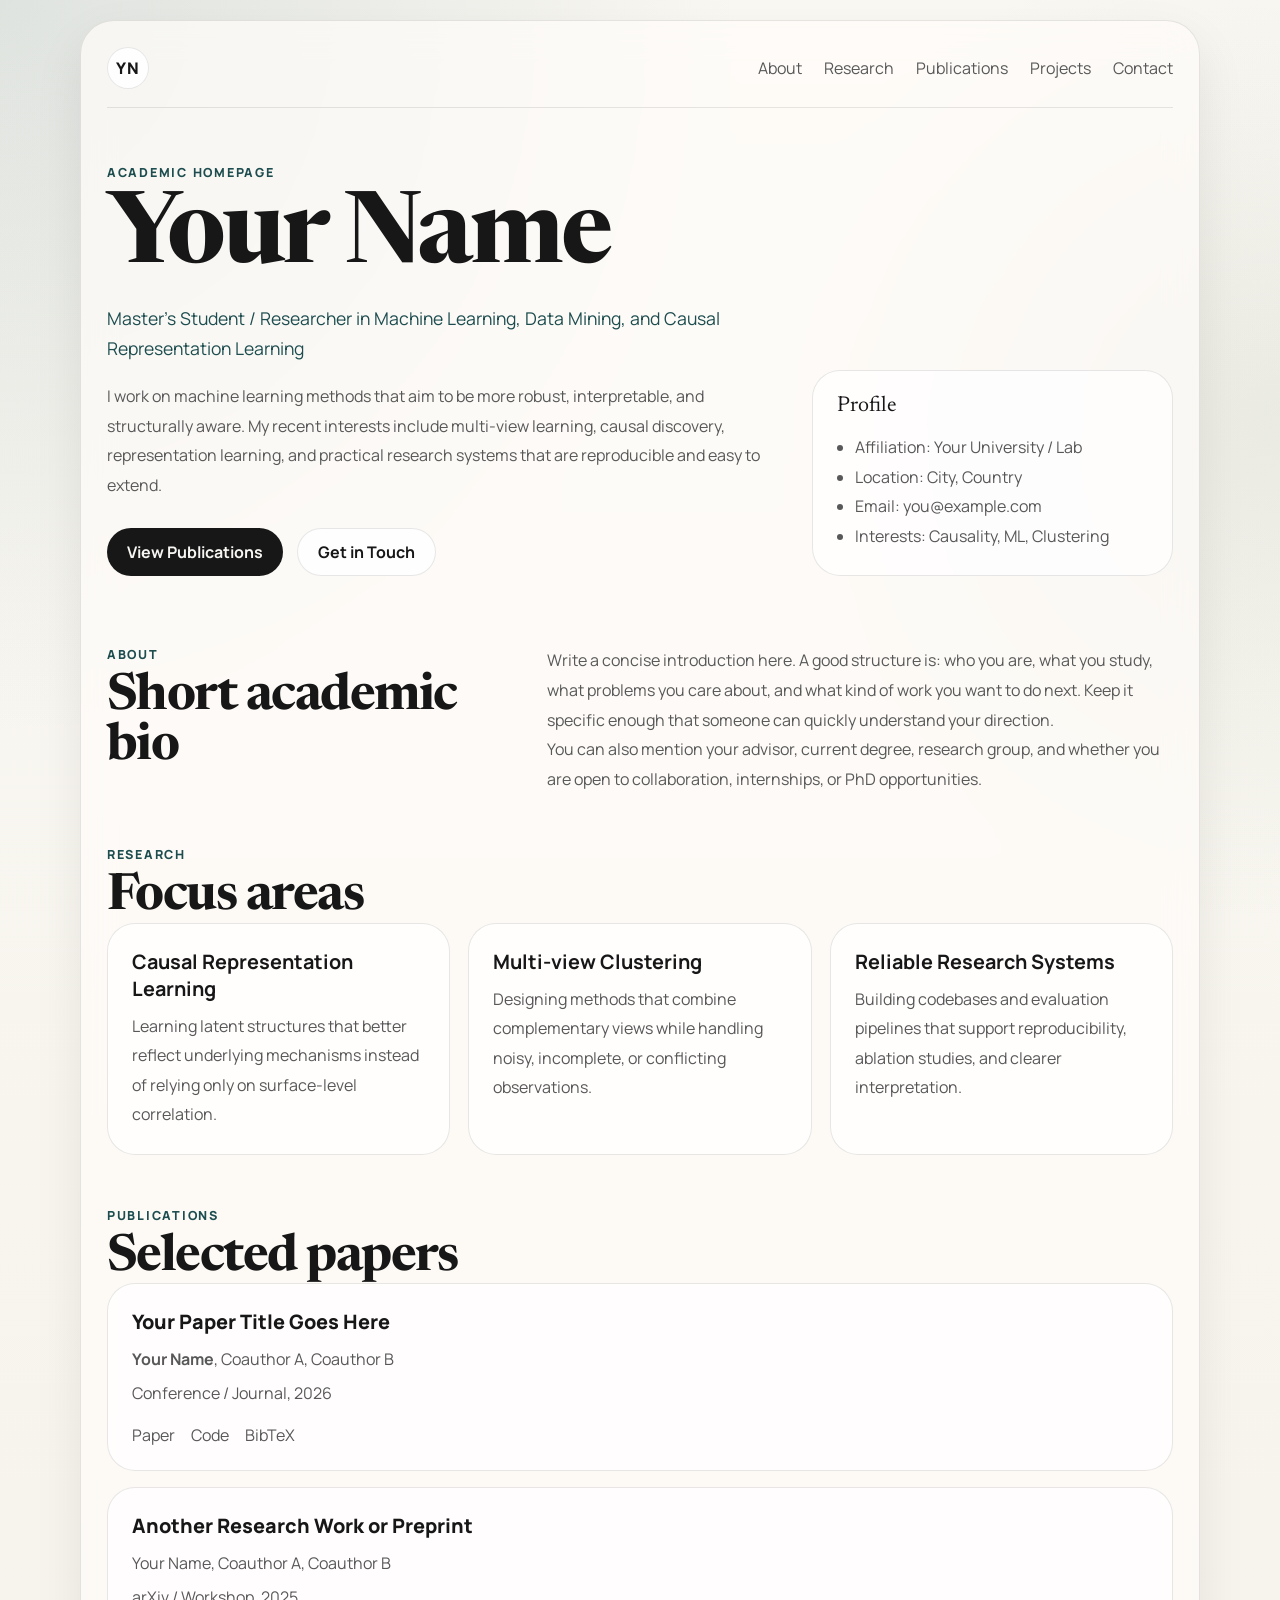
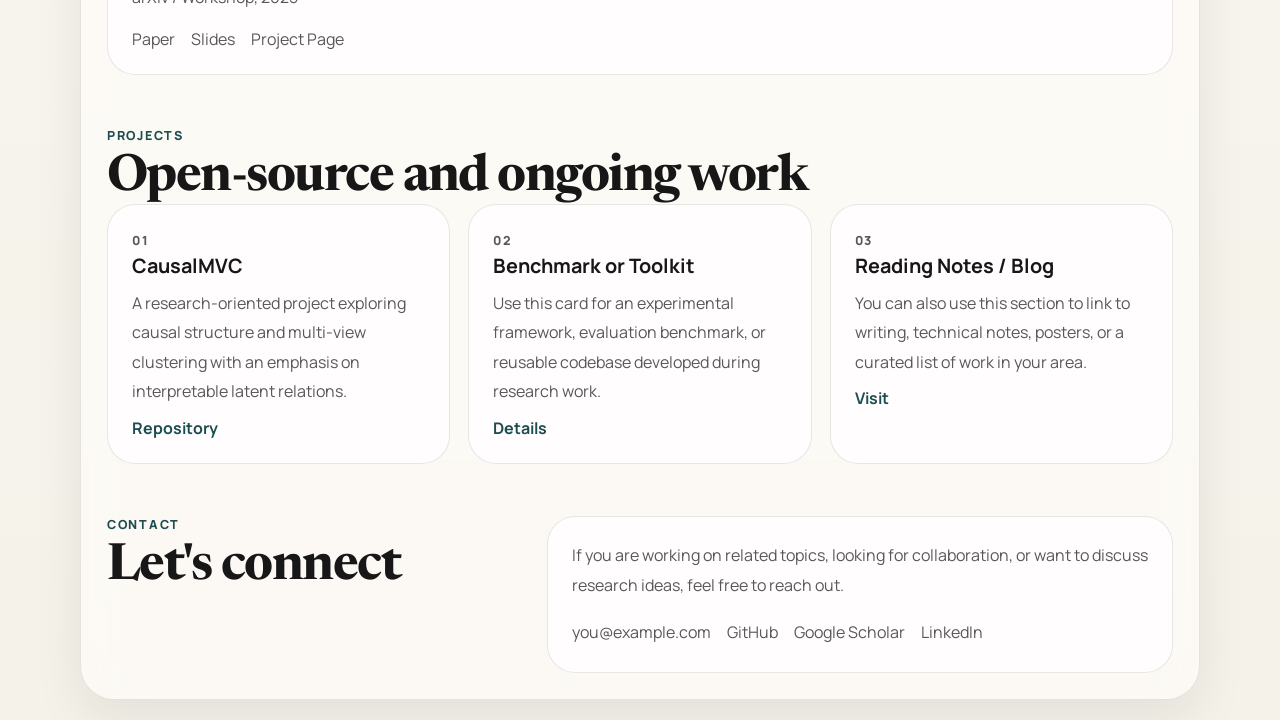
<file: docs/index.html>
<!doctype html>
<html lang="zh-CN">
<head>
  <meta charset="UTF-8">
  <meta name="viewport" content="width=device-width, initial-scale=1.0">
  <title>Your Name | Academic Homepage</title>
  <meta
    name="description"
    content="A minimalist academic homepage template for GitHub Pages."
  >
  <link rel="preconnect" href="https://fonts.googleapis.com">
  <link rel="preconnect" href="https://fonts.gstatic.com" crossorigin>
  <link
    href="https://fonts.googleapis.com/css2?family=Manrope:wght@400;500;700;800&family=Newsreader:opsz,wght@6..72,500;6..72,700&display=swap"
    rel="stylesheet"
  >
  <link rel="stylesheet" href="./styles.css">
</head>
<body>
  <div class="site-wrap">
    <header class="site-header">
      <a class="site-mark" href="#top">YN</a>
      <nav class="site-nav">
        <a href="#about">About</a>
        <a href="#research">Research</a>
        <a href="#publications">Publications</a>
        <a href="#projects">Projects</a>
        <a href="#contact">Contact</a>
      </nav>
    </header>

    <main id="top">
      <section class="hero">
        <div class="hero-main">
          <p class="hero-tag">Academic Homepage</p>
          <h1>Your Name</h1>
          <p class="hero-subtitle">
            Master's Student / Researcher in Machine Learning, Data Mining, and Causal Representation Learning
          </p>
          <p class="hero-copy">
            I work on machine learning methods that aim to be more robust, interpretable,
            and structurally aware. My recent interests include multi-view learning,
            causal discovery, representation learning, and practical research systems
            that are reproducible and easy to extend.
          </p>
          <div class="hero-actions">
            <a class="button button-primary" href="#publications">View Publications</a>
            <a class="button button-secondary" href="#contact">Get in Touch</a>
          </div>
        </div>

        <aside class="hero-panel">
          <p class="panel-title">Profile</p>
          <ul class="panel-list">
            <li>Affiliation: Your University / Lab</li>
            <li>Location: City, Country</li>
            <li>Email: you@example.com</li>
            <li>Interests: Causality, ML, Clustering</li>
          </ul>
        </aside>
      </section>

      <section class="section two-column" id="about">
        <div class="section-heading">
          <p class="section-label">About</p>
          <h2>Short academic bio</h2>
        </div>
        <div class="section-body">
          <p>
            Write a concise introduction here. A good structure is: who you are,
            what you study, what problems you care about, and what kind of work
            you want to do next. Keep it specific enough that someone can quickly
            understand your direction.
          </p>
          <p>
            You can also mention your advisor, current degree, research group,
            and whether you are open to collaboration, internships, or PhD opportunities.
          </p>
        </div>
      </section>

      <section class="section" id="research">
        <div class="section-heading">
          <p class="section-label">Research</p>
          <h2>Focus areas</h2>
        </div>
        <div class="cards">
          <article class="card">
            <h3>Causal Representation Learning</h3>
            <p>
              Learning latent structures that better reflect underlying mechanisms
              instead of relying only on surface-level correlation.
            </p>
          </article>
          <article class="card">
            <h3>Multi-view Clustering</h3>
            <p>
              Designing methods that combine complementary views while handling
              noisy, incomplete, or conflicting observations.
            </p>
          </article>
          <article class="card">
            <h3>Reliable Research Systems</h3>
            <p>
              Building codebases and evaluation pipelines that support reproducibility,
              ablation studies, and clearer interpretation.
            </p>
          </article>
        </div>
      </section>

      <section class="section" id="publications">
        <div class="section-heading">
          <p class="section-label">Publications</p>
          <h2>Selected papers</h2>
        </div>
        <div class="list-block">
          <article class="paper">
            <p class="paper-title">
              Your Paper Title Goes Here
            </p>
            <p class="paper-meta">
              <strong>Your Name</strong>, Coauthor A, Coauthor B
            </p>
            <p class="paper-meta">Conference / Journal, 2026</p>
            <div class="paper-links">
              <a href="#">Paper</a>
              <a href="#">Code</a>
              <a href="#">BibTeX</a>
            </div>
          </article>

          <article class="paper">
            <p class="paper-title">
              Another Research Work or Preprint
            </p>
            <p class="paper-meta">
              Your Name, Coauthor A, Coauthor B
            </p>
            <p class="paper-meta">arXiv / Workshop, 2025</p>
            <div class="paper-links">
              <a href="#">Paper</a>
              <a href="#">Slides</a>
              <a href="#">Project Page</a>
            </div>
          </article>
        </div>
      </section>

      <section class="section" id="projects">
        <div class="section-heading">
          <p class="section-label">Projects</p>
          <h2>Open-source and ongoing work</h2>
        </div>
        <div class="project-grid">
          <article class="project-card">
            <p class="project-index">01</p>
            <h3>CausalMVC</h3>
            <p>
              A research-oriented project exploring causal structure and multi-view
              clustering with an emphasis on interpretable latent relations.
            </p>
            <a href="https://github.com/yourname/your-repo" target="_blank" rel="noreferrer">Repository</a>
          </article>

          <article class="project-card">
            <p class="project-index">02</p>
            <h3>Benchmark or Toolkit</h3>
            <p>
              Use this card for an experimental framework, evaluation benchmark,
              or reusable codebase developed during research work.
            </p>
            <a href="https://github.com/yourname" target="_blank" rel="noreferrer">Details</a>
          </article>

          <article class="project-card">
            <p class="project-index">03</p>
            <h3>Reading Notes / Blog</h3>
            <p>
              You can also use this section to link to writing, technical notes,
              posters, or a curated list of work in your area.
            </p>
            <a href="#" target="_blank" rel="noreferrer">Visit</a>
          </article>
        </div>
      </section>

      <section class="section two-column" id="contact">
        <div class="section-heading">
          <p class="section-label">Contact</p>
          <h2>Let's connect</h2>
        </div>
        <div class="section-body contact-block">
          <p>
            If you are working on related topics, looking for collaboration,
            or want to discuss research ideas, feel free to reach out.
          </p>
          <div class="contact-links">
            <a href="mailto:you@example.com">you@example.com</a>
            <a href="https://github.com/yourname" target="_blank" rel="noreferrer">GitHub</a>
            <a href="https://scholar.google.com/" target="_blank" rel="noreferrer">Google Scholar</a>
            <a href="https://www.linkedin.com/" target="_blank" rel="noreferrer">LinkedIn</a>
          </div>
        </div>
      </section>
    </main>
  </div>
</body>
</html>
</file>
<file: docs/styles.css>
:root {
  --bg: #f5f2ea;
  --surface: rgba(255, 255, 255, 0.72);
  --surface-strong: rgba(255, 255, 255, 0.9);
  --text: #171717;
  --muted: #585858;
  --line: rgba(23, 23, 23, 0.1);
  --accent: #1d4d4f;
  --accent-soft: #e6efef;
  --shadow: 0 20px 50px rgba(22, 28, 30, 0.08);
  --radius-xl: 28px;
  --radius-lg: 20px;
  --radius-md: 14px;
  --content-width: 1120px;
}

* {
  box-sizing: border-box;
}

html {
  scroll-behavior: smooth;
}

body {
  margin: 0;
  min-height: 100vh;
  color: var(--text);
  font-family: "Manrope", sans-serif;
  background:
    radial-gradient(circle at top left, rgba(29, 77, 79, 0.12), transparent 28%),
    radial-gradient(circle at right 18%, rgba(125, 143, 120, 0.12), transparent 22%),
    linear-gradient(180deg, #faf8f3 0%, var(--bg) 100%);
}

a {
  color: inherit;
  text-decoration: none;
}

p {
  margin: 0;
}

.site-wrap {
  width: min(calc(100% - 28px), var(--content-width));
  margin: 20px auto;
  padding: 26px;
  border: 1px solid var(--line);
  border-radius: 34px;
  background: rgba(255, 253, 249, 0.7);
  backdrop-filter: blur(16px);
  box-shadow: var(--shadow);
}

.site-header,
.site-nav,
.hero-actions,
.paper-links,
.contact-links {
  display: flex;
  align-items: center;
}

.site-header {
  justify-content: space-between;
  gap: 18px;
  padding-bottom: 18px;
  border-bottom: 1px solid var(--line);
}

.site-mark {
  display: inline-flex;
  align-items: center;
  justify-content: center;
  width: 42px;
  height: 42px;
  border: 1px solid var(--line);
  border-radius: 999px;
  background: var(--surface-strong);
  font-weight: 800;
  letter-spacing: 0.08em;
}

.site-nav {
  gap: 22px;
  flex-wrap: wrap;
}

.site-nav a,
.paper-links a,
.project-card a,
.contact-links a {
  color: var(--muted);
  transition: color 180ms ease, transform 180ms ease;
}

.site-nav a:hover,
.paper-links a:hover,
.project-card a:hover,
.contact-links a:hover {
  color: var(--accent);
  transform: translateY(-1px);
}

.hero {
  display: grid;
  grid-template-columns: 1.7fr 0.9fr;
  gap: 22px;
  padding: 56px 0 18px;
}

.hero-tag,
.section-label,
.project-index {
  font-size: 0.78rem;
  font-weight: 800;
  letter-spacing: 0.14em;
  text-transform: uppercase;
  color: var(--accent);
}

.hero h1,
.section-heading h2 {
  margin: 10px 0 0;
  font-family: "Newsreader", serif;
  line-height: 0.96;
  letter-spacing: -0.03em;
}

.hero h1 {
  font-size: clamp(3.4rem, 8vw, 6.2rem);
}

.hero-subtitle {
  margin-top: 18px;
  max-width: 780px;
  font-size: 1.1rem;
  line-height: 1.7;
  color: var(--accent);
}

.hero-copy,
.section-body p,
.card p,
.paper-meta,
.project-card p,
.contact-links a,
.panel-list li {
  color: var(--muted);
  line-height: 1.85;
}

.hero-copy {
  max-width: 760px;
  margin-top: 18px;
}

.hero-actions {
  gap: 14px;
  margin-top: 28px;
  flex-wrap: wrap;
}

.button {
  display: inline-flex;
  align-items: center;
  justify-content: center;
  min-height: 48px;
  padding: 0 20px;
  border-radius: 999px;
  font-weight: 700;
}

.button-primary {
  background: var(--text);
  color: #f8f6f2;
}

.button-secondary {
  border: 1px solid var(--line);
  background: var(--surface-strong);
}

.hero-panel,
.card,
.paper,
.project-card,
.contact-block {
  border: 1px solid var(--line);
  border-radius: var(--radius-xl);
  background: var(--surface);
}

.hero-panel {
  padding: 24px;
  align-self: end;
}

.panel-title {
  font-family: "Newsreader", serif;
  font-size: 1.35rem;
}

.panel-list {
  margin: 16px 0 0;
  padding-left: 18px;
}

.section {
  padding-top: 52px;
}

.two-column {
  display: grid;
  grid-template-columns: 0.8fr 1.2fr;
  gap: 22px;
  align-items: start;
}

.section-heading h2 {
  font-size: clamp(2rem, 4vw, 3.4rem);
}

.cards,
.project-grid {
  display: grid;
  grid-template-columns: repeat(3, minmax(0, 1fr));
  gap: 18px;
}

.card,
.project-card,
.paper,
.contact-block {
  padding: 24px;
}

.card h3,
.project-card h3,
.paper-title {
  margin: 0 0 10px;
  font-size: 1.24rem;
}

.list-block {
  display: grid;
  gap: 16px;
}

.paper-title {
  font-weight: 800;
  color: var(--text);
}

.paper-meta + .paper-meta {
  margin-top: 4px;
}

.paper-links,
.contact-links {
  gap: 16px;
  flex-wrap: wrap;
}

.paper-links {
  margin-top: 16px;
}

.project-card a {
  display: inline-block;
  margin-top: 10px;
  font-weight: 700;
  color: var(--accent);
}

.contact-block {
  display: grid;
  gap: 18px;
}

@media (max-width: 980px) {
  .hero,
  .two-column,
  .cards,
  .project-grid {
    grid-template-columns: 1fr;
  }
}

@media (max-width: 680px) {
  .site-wrap {
    width: min(calc(100% - 14px), var(--content-width));
    margin: 7px auto;
    padding: 18px;
    border-radius: 24px;
  }

  .site-header {
    align-items: flex-start;
    flex-direction: column;
  }

  .site-nav {
    gap: 14px;
  }

  .hero,
  .section {
    padding-top: 34px;
  }
}
</file>
